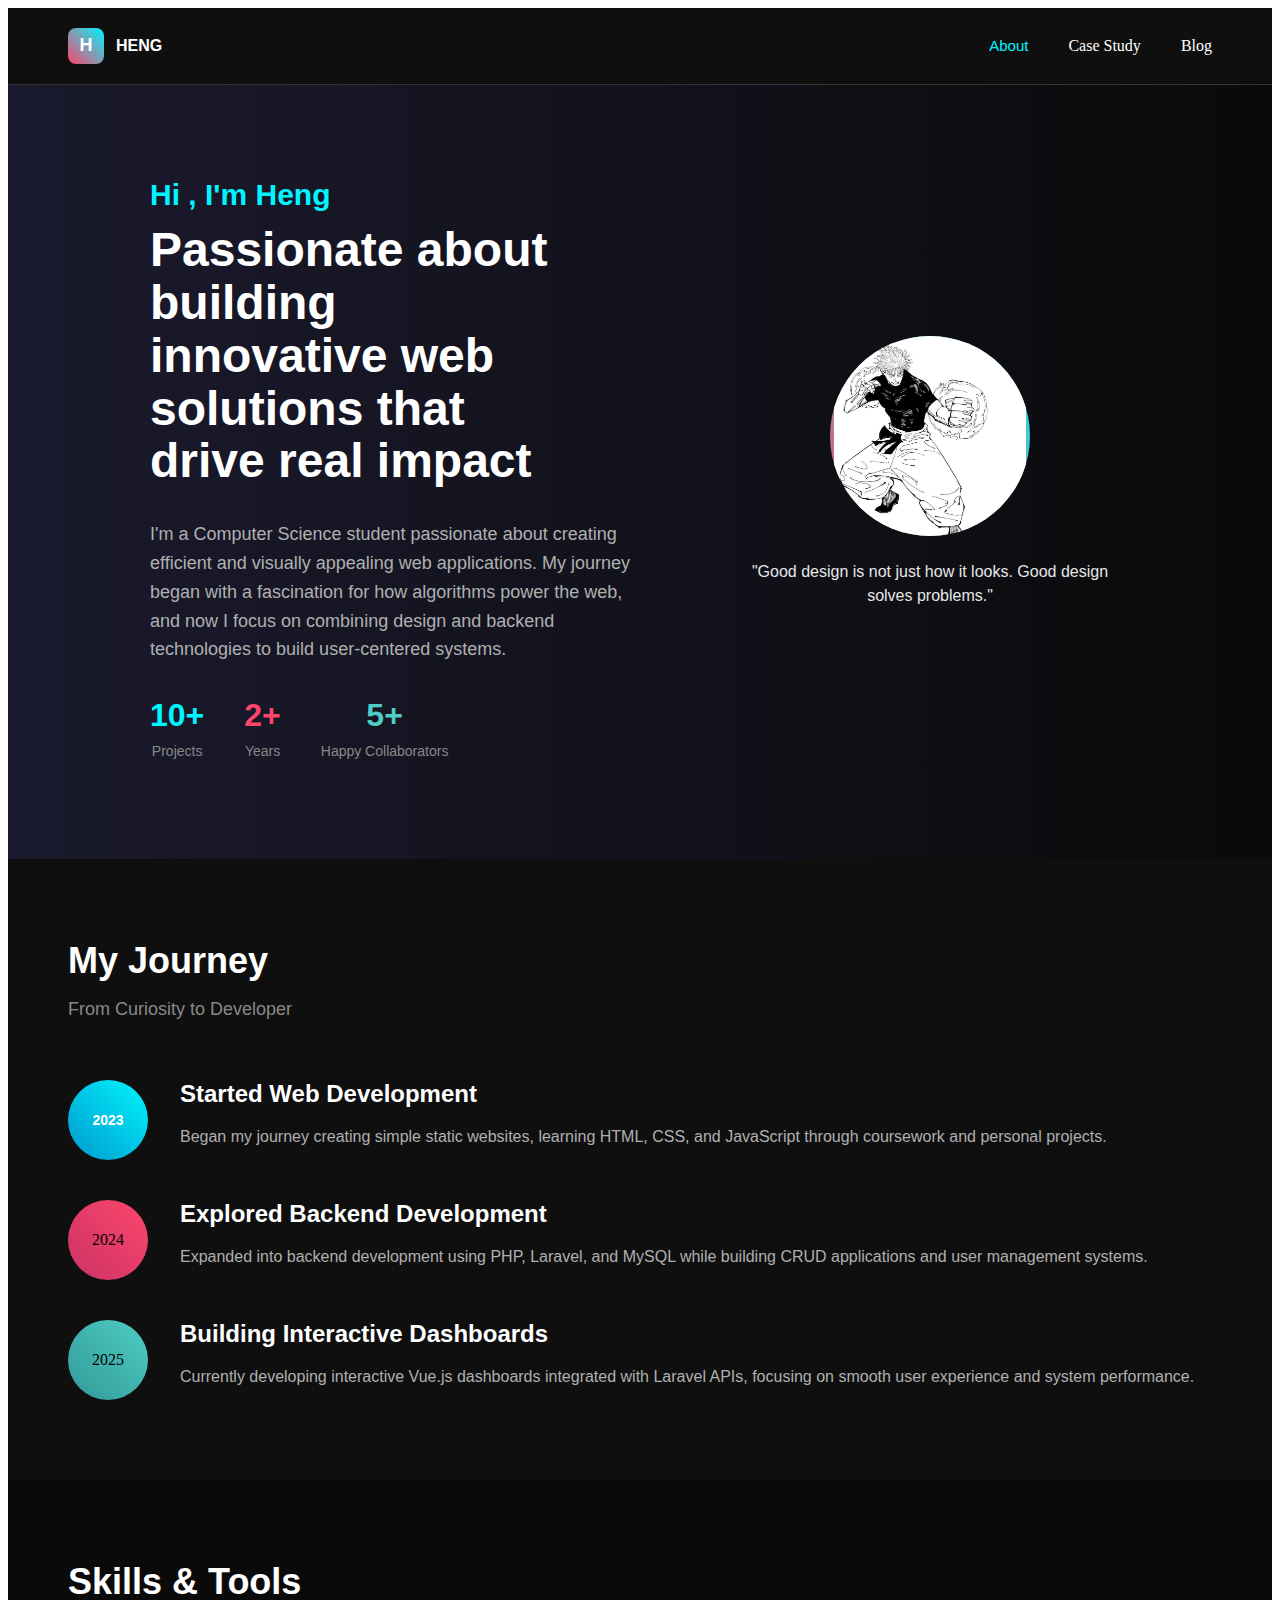
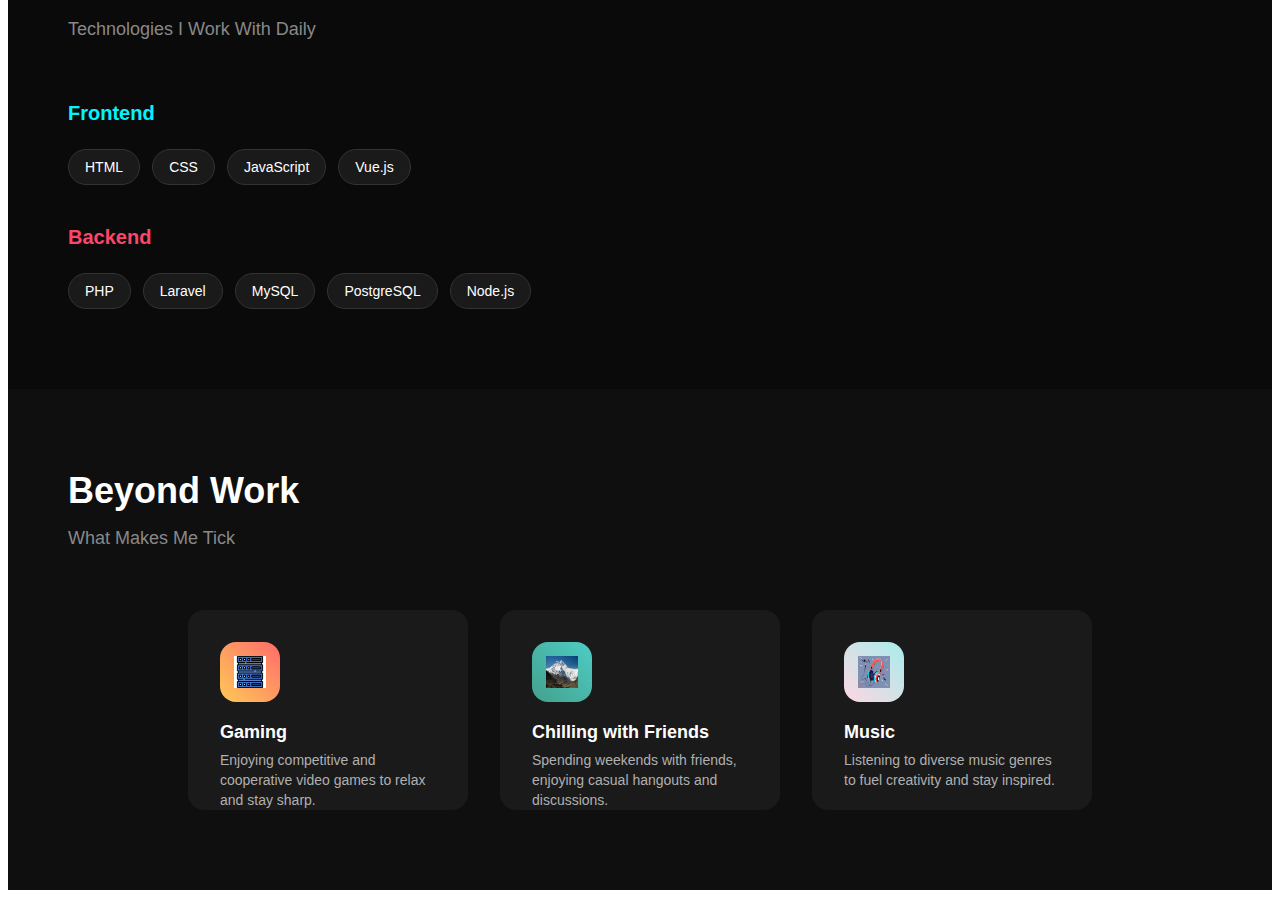
<file: index.html>
<!DOCTYPE html>
<html lang="en">
<head>
    <meta charset="UTF-8" />
    <meta name="viewport" content="width=device-width, initial-scale=1.0" />
    <title>Portfolio - Heng</title>
    <link rel="stylesheet" href="aboutpage.css" />
</head>
<body>
<div class="about-page">
    <div class="navigation">
        <div class="nav-bar">
            <div class="logo">
                <div class="logo-mark">
                    <div class="m">H</div>
                </div>
                <div class="maya-chen">HENG</div>
            </div>
            <div class="nav-menu">
                <div class="about">About</div>
                <div class="case-study"><a href="casestudypage.html">Case Study</a></div>
                <div class="blog-page"><a href="blogpage.html">Blog</a></div>
            </div>
        </div>
    </div>
    <div class="about-hero">
        <div class="hero-content">
            <div class="text-content">
                <div class="header">
                    <div class="about-me">Hi , I'm Heng</div>
                    <div class="passionate-about-creating-digital-experiences-that-matter">
                        Passionate about building
                        <br />
                        innovative web solutions that
                        <br />
                        drive real impact
                    </div>
                </div>
                <div class="[base64]">
                    I'm a Computer Science student passionate about creating efficient and visually appealing web applications. My journey began with a fascination for how algorithms power the web, and now I focus on combining design and backend technologies to build user-centered systems.
                </div>
                <div class="quick-stats">
                    <div class="stat">
                        <div class="_50">10+</div>
                        <div class="projects">Projects</div>
                    </div>
                    <div class="stat">
                        <div class="_5">2+</div>
                        <div class="years">Years</div>
                    </div>
                    <div class="stat">
                        <div class="_20">5+</div>
                        <div class="happy-clients">Happy Collaborators</div>
                    </div>
                </div>
            </div>
            <div class="profile-section">
                <div class="profile-image">
                    <div class="inner-image">
                        <img
                                class="user"
                                src="images/pf.jpeg"
                                alt="Profile Image"
                        />
                    </div>
                </div>
                <div class="design-is-not-just-what-it-looks-like-design-is-how-it-works">
                    "Good design is not just how it looks. Good design solves problems."
                </div>
            </div>
        </div>
    </div>
    <div class="journey-section">
        <div class="section-header">
            <div class="my-journey">My Journey</div>
            <div class="from-curiosity-to-expertise">From Curiosity to Developer</div>
        </div>
        <div class="timeline">
            <div class="timeline-item">
                <div class="year-badge">
                    <div class="_2023">2023</div>
                </div>
                <div class="timeline-content">
                    <div class="started-as-ui-designer">Started Web Development</div>
                    <div class="began-my-career-at-a-startup-learning-the-fundamentals-of-user-centered-design-and-working-closely-with-developers-to-bring-ideas-to-life">
                        Began my journey creating simple static websites, learning HTML, CSS, and JavaScript through coursework and personal projects.
                    </div>
                </div>
            </div>
            <div class="timeline-item">
                <div class="year-badge2">
                    <div class="_2024">2024</div>
                </div>
                <div class="timeline-content">
                    <div class="became-full-stack-designer">Explored Backend Development</div>
                    <div class="expanded-into-frontend-development-learning-react-and-modern-web-technologies-to-better-collaborate-with-engineering-teams">
                        Expanded into backend development using PHP, Laravel, and MySQL while building CRUD applications and user management systems.
                    </div>
                </div>
            </div>
            <div class="timeline-item">
                <div class="year-badge3">
                    <div class="_2025">2025</div>
                </div>
                <div class="timeline-content">
                    <div class="senior-product-designer">Building Interactive Dashboards</div>
                    <div class="leading-design-systems-and-mentoring-junior-designers-while-working-on-complex-b-2-b-saa-s-products-used-by-thousands-of-users">
                        Currently developing interactive Vue.js dashboards integrated with Laravel APIs, focusing on smooth user experience and system performance.
                    </div>
                </div>
            </div>
        </div>
    </div>
    <div class="skills-tools">
        <div class="section-header">
            <div class="skills-tools2">Skills &amp; Tools</div>
            <div class="technologies-i-work-with-daily">
                Technologies I Work With Daily
            </div>
        </div>
        <div class="skills-grid">
            <div class="design-tools">
                <div class="design">Frontend</div>
                <div class="tool-tags">
                    <div class="tool"><div class="figma">HTML</div></div>
                    <div class="tool"><div class="adobe-xd">CSS</div></div>
                    <div class="tool"><div class="sketch">JavaScript</div></div>
                    <div class="tool"><div class="principle">Vue.js</div></div>
                </div>
            </div>
            <div class="development-tools">
                <div class="development">Backend</div>
                <div class="tool-tags">
                    <div class="tool"><div class="react">PHP</div></div>
                    <div class="tool"><div class="next-js">Laravel</div></div>
                    <div class="tool"><div class="type-script">MySQL</div></div>
                    <div class="tool"><div class="tailwind">PostgreSQL</div></div>
                    <div class="tool"><div class="framer-motion">Node.js</div></div>
                </div>
            </div>
        </div>
    </div>
    <div class="personal-touch">
        <div class="section-header">
            <div class="beyond-work">Beyond Work</div>
            <div class="what-makes-me-tick">What Makes Me Tick</div>
        </div>
        <div class="interests-grid">
            <div class="interest-card">
                <div class="interest-icon">
                    <img
                            class="camera"
                            src="images/servericon.png"
                            alt="Gaming Icon"
                    />
                </div>
                <div class="interest-info">
                    <div class="photography">Gaming</div>
                    <div class="capturing-moments-and-exploring-composition-in-the-real-world">
                        Enjoying competitive and cooperative video games to relax and stay sharp.
                    </div>
                </div>
            </div>
            <div class="interest-card">
                <div class="interest-icon2">
                    <img
                            class="mountain"
                            src="images/mountain.jpeg"
                            alt="Mountain Icon"
                    />
                </div>
                <div class="interest-info">
                    <div class="hiking">Chilling with Friends</div>
                    <div class="finding-inspiration-in-nature-and-clearing-my-mind-for-creative-work">
                        Spending weekends with friends, enjoying casual hangouts and discussions.
                    </div>
                </div>
            </div>
            <div class="interest-card">
                <div class="interest-icon3">
                    <img
                            class="coffee"
                            src="images/music.jpeg"
                            alt="Music Icon"
                    />
                </div>
                <div class="interest-info">
                    <div class="coffee2">Music</div>
                    <div class="fueling-late-night-design-sessions-and-morning-brainstorming">
                        Listening to diverse music genres to fuel creativity and stay inspired.
                    </div>
                </div>
            </div>
        </div>
    </div>
</div>
</body>
</html>
</file>
<file: aboutpage.css>
.about-page,
.about-page * {
    box-sizing: border-box;
}
a {
    color: white;
    text-decoration: none;
}

.body
{
    font-family: 'Inter', -apple-system, BlinkMacSystemFont, 'Segoe UI', Roboto, sans-serif;
    background: #0a0a0a;
    color: black;
    line-height: 1.6;
}
.about-page {
    background: #0a0a0a;
    display: flex;
    flex-direction: column;
    gap: 0px;
    align-items: flex-start;
    justify-content: flex-start;
    position: relative;
}
.navigation {
    background: #0f0f0f;
    border-style: solid;
    border-color: #333333;
    border-width: 0px 0px 1px 0px;
    padding: 20px 60px 20px 60px;
    display: flex;
    flex-direction: column;
    gap: 0px;
    align-items: flex-start;
    justify-content: flex-start;
    align-self: stretch;
    flex-shrink: 0;
    position: relative;
}
.nav-bar {
    display: flex;
    flex-direction: row;
    align-items: center;
    justify-content: space-between;
    align-self: stretch;
    flex-shrink: 0;
    position: relative;
}
.logo {
    display: flex;
    flex-direction: row;
    gap: 12px;
    align-items: center;
    justify-content: flex-start;
    flex-shrink: 0;
    position: relative;
}
.logo-mark {
    background: linear-gradient(
            225deg,
            rgba(0, 245, 255, 1) 0%,
            rgba(252, 70, 107, 1) 100%
    );
    border-radius: 8px;
    display: flex;
    flex-direction: column;
    gap: 0px;
    align-items: center;
    justify-content: center;
    flex-shrink: 0;
    width: 36px;
    height: 36px;
    position: relative;
}
.m {
    color: #ffffff;
    text-align: left;
    font-family: "Inter-Bold", sans-serif;
    font-size: 18px;
    line-height: 21.6px;
    font-weight: 700;
    position: relative;
}
.maya-chen {
    color: #ffffff;
    text-align: left;
    font-family: "Inter-SemiBold", sans-serif;
    font-size: 16px;
    line-height: 19.2px;
    font-weight: 600;
    position: relative;
}
.nav-menu {
    display: flex;
    flex-direction: row;
    gap: 40px;
    align-items: center;
    justify-content: flex-start;
    flex-shrink: 0;
    position: relative;
}
.home {
    color: #ffffff;
    text-align: left;
    font-family: "Inter-Medium", sans-serif;
    font-size: 15px;
    line-height: 18px;
    font-weight: 500;
    opacity: 0.8;
    position: relative;
}
.about {
    color: #00f5ff;
    text-align: left;
    font-family: "Inter-Medium", sans-serif;
    font-size: 15px;
    line-height: 18px;
    font-weight: 500;
    position: relative;
}
.work {
    color: #ffffff;
    text-align: left;
    font-family: "Inter-Medium", sans-serif;
    font-size: 15px;
    line-height: 18px;
    font-weight: 500;
    opacity: 0.8;
    position: relative;
}
.contact {
    color: #ffffff;
    text-align: left;
    font-family: "Inter-Medium", sans-serif;
    font-size: 15px;
    line-height: 18px;
    font-weight: 500;
    opacity: 0.8;
    position: relative;
}
.about-hero {
    background: linear-gradient(
            270deg,
            rgba(10, 10, 10, 1) 0%,
            rgba(26, 26, 46, 1) 100%
    );
    padding: 100px 60px 100px 60px;
    display: flex;
    flex-direction: column;
    gap: 60px;
    align-items: flex-start;
    justify-content: flex-start;
    align-self: stretch;
    flex-shrink: 0;
    position: relative;
}
.hero-content {
    display: flex;
    flex-direction: row;
    gap: 80px;
    align-items: center;
    justify-content: center;
    align-self: stretch;
    flex-shrink: 0;
    position: relative;
}
.text-content {
    display: flex;
    flex-direction: column;
    gap: 32px;
    align-items: flex-start;
    justify-content: flex-start;
    flex-shrink: 0;
    width: 500px;
    position: relative;
}
.header {
    display: flex;
    flex-direction: column;
    gap: 20px;
    align-items: flex-start;
    justify-content: flex-start;
    align-self: stretch;
    flex-shrink: 0;
    position: relative;
}
.about-me {
    color: #00f5ff;
    text-align: left;
    font-family: "Inter-SemiBold", sans-serif;
    font-size: 30px;
    line-height: 19.2px;
    font-weight: 600;
    position: relative;
    align-self: stretch;
}
.passionate-about-creating-digital-experiences-that-matter {
    color: #ffffff;
    text-align: left;
    font-family: "Inter-ExtraBold", sans-serif;
    font-size: 48px;
    line-height: 52.8px;
    font-weight: 800;
    position: relative;
    align-self: stretch;
}
.[base64] {
    color: #b0b0b0;
    text-align: left;
    font-family: "Inter-Regular", sans-serif;
    font-size: 18px;
    line-height: 28.8px;
    font-weight: 400;
    position: relative;
    align-self: stretch;
}
.quick-stats {
    display: flex;
    flex-direction: row;
    gap: 40px;
    align-items: center;
    justify-content: flex-start;
    align-self: stretch;
    flex-shrink: 0;
    position: relative;
}
.stat {
    display: flex;
    flex-direction: column;
    gap: 8px;
    align-items: center;
    justify-content: flex-start;
    flex-shrink: 0;
    position: relative;
}
._50 {
    color: #00f5ff;
    text-align: left;
    font-family: "Inter-ExtraBold", sans-serif;
    font-size: 32px;
    line-height: 38.4px;
    font-weight: 800;
    position: relative;
}
.projects {
    color: #888888;
    text-align: left;
    font-family: "Inter-Medium", sans-serif;
    font-size: 14px;
    line-height: 16.8px;
    font-weight: 500;
    position: relative;
}
._5 {
    color: #fc466b;
    text-align: left;
    font-family: "Inter-ExtraBold", sans-serif;
    font-size: 32px;
    line-height: 38.4px;
    font-weight: 800;
    position: relative;
}
.years {
    color: #888888;
    text-align: left;
    font-family: "Inter-Medium", sans-serif;
    font-size: 14px;
    line-height: 16.8px;
    font-weight: 500;
    position: relative;
}
._20 {
    color: #4ecdc4;
    text-align: left;
    font-family: "Inter-ExtraBold", sans-serif;
    font-size: 32px;
    line-height: 38.4px;
    font-weight: 800;
    position: relative;
}
.happy-clients {
    color: #888888;
    text-align: left;
    font-family: "Inter-Medium", sans-serif;
    font-size: 14px;
    line-height: 16.8px;
    font-weight: 500;
    position: relative;
}
.profile-section {
    display: flex;
    flex-direction: column;
    gap: 24px;
    align-items: center;
    justify-content: flex-start;
    flex-shrink: 0;
    width: 400px;
    position: relative;
}
.profile-image {
    background: linear-gradient(
            225deg,
            rgba(0, 245, 255, 1) 0%,
            rgba(252, 70, 107, 1) 100%
    );
    border-radius: 140px;
    padding: 4px;
    display: flex;
    flex-direction: column;
    gap: 0px;
    align-items: center;
    justify-content: center;
    flex-shrink: 0;
    width: 280px;
    height: 280px;
    position: relative;
}
.inner-image {
    background: #333333;
    border-radius: 136px;
    display: flex;
    flex-direction: column;
    gap: 0px;
    align-items: center;
    justify-content: center;
    flex-shrink: 0;
    width: 272px;
    height: 272px;
    position: relative;
}
.user {
    flex-shrink: 0;
    width: 120px;
    height: 120px;
    position: relative;
    overflow: visible;
}
.design-is-not-just-what-it-looks-like-design-is-how-it-works {
    color: #ffffff;
    text-align: center;
    font-family: "Inter-Regular", sans-serif;
    font-size: 16px;
    line-height: 24px;
    font-weight: 400;
    opacity: 0.9;
    position: relative;
    align-self: stretch;
}
.journey-section {
    background: #0f0f0f;
    padding: 80px 60px 80px 60px;
    display: flex;
    flex-direction: column;
    gap: 60px;
    align-items: flex-start;
    justify-content: flex-start;
    align-self: stretch;
    flex-shrink: 0;
    position: relative;
}
.section-header {
    display: flex;
    flex-direction: column;
    gap: 16px;
    align-items: center;
    justify-content: flex-start;
    align-self: stretch;
    flex-shrink: 0;
    position: relative;
}
.my-journey {
    color: #ffffff;
    text-align: left;
    font-family: "Inter-Bold", sans-serif;
    font-size: 36px;
    line-height: 43.2px;
    font-weight: 700;
    position: relative;
    align-self: stretch;
}
.from-curiosity-to-expertise {
    color: #888888;
    text-align: left;
    font-family: "Inter-Regular", sans-serif;
    font-size: 18px;
    line-height: 21.6px;
    font-weight: 400;
    position: relative;
    align-self: stretch;
}
.timeline {
    display: flex;
    flex-direction: column;
    gap: 40px;
    align-items: flex-start;
    justify-content: flex-start;
    align-self: stretch;
    flex-shrink: 0;
    position: relative;
}
.timeline-item {
    display: flex;
    flex-direction: row;
    gap: 32px;
    align-items: flex-start;
    justify-content: flex-start;
    align-self: stretch;
    flex-shrink: 0;
    position: relative;
}
.year-badge {
    background: linear-gradient(
            225deg,
            rgba(0, 245, 255, 1) 0%,
            rgba(0, 153, 204, 1) 100%
    );
    border-radius: 40px;
    display: flex;
    flex-direction: column;
    gap: 0px;
    align-items: center;
    justify-content: center;
    flex-shrink: 0;
    width: 80px;
    height: 80px;
    position: relative;
}
._2019 {
    color: #ffffff;
    text-align: left;
    font-family: "Inter-Bold", sans-serif;
    font-size: 14px;
    line-height: 16.8px;
    font-weight: 700;
    position: relative;
}
.timeline-content {
    display: flex;
    flex-direction: column;
    gap: 16px;
    align-items: flex-start;
    justify-content: flex-start;
    flex: 1;
    position: relative;
}
.started-as-ui-designer {
    color: #ffffff;
    text-align: left;
    font-family: "Inter-Bold", sans-serif;
    font-size: 24px;
    line-height: 28.8px;
    font-weight: 700;
    position: relative;
    align-self: stretch;
}
.began-my-career-at-a-startup-learning-the-fundamentals-of-user-centered-design-and-working-closely-with-developers-to-bring-ideas-to-life {
    color: #b0b0b0;
    text-align: left;
    font-family: "Inter-Regular", sans-serif;
    font-size: 16px;
    line-height: 24px;
    font-weight: 400;
    position: relative;
    align-self: stretch;
}
.year-badge2 {
    background: linear-gradient(
            225deg,
            rgba(252, 70, 107, 1) 0%,
            rgba(204, 51, 102, 1) 100%
    );
    border-radius: 40px;
    display: flex;
    flex-direction: column;
    gap: 0px;
    align-items: center;
    justify-content: center;
    flex-shrink: 0;
    width: 80px;
    height: 80px;
    position: relative;
}
._2021 {
    color: #ffffff;
    text-align: left;
    font-family: "Inter-Bold", sans-serif;
    font-size: 14px;
    line-height: 16.8px;
    font-weight: 700;
    position: relative;
}
.became-full-stack-designer {
    color: #ffffff;
    text-align: left;
    font-family: "Inter-Bold", sans-serif;
    font-size: 24px;
    line-height: 28.8px;
    font-weight: 700;
    position: relative;
    align-self: stretch;
}
.expanded-into-frontend-development-learning-react-and-modern-web-technologies-to-better-collaborate-with-engineering-teams {
    color: #b0b0b0;
    text-align: left;
    font-family: "Inter-Regular", sans-serif;
    font-size: 16px;
    line-height: 24px;
    font-weight: 400;
    position: relative;
    align-self: stretch;
}
.year-badge3 {
    background: linear-gradient(
            225deg,
            rgba(78, 205, 196, 1) 0%,
            rgba(51, 153, 153, 1) 100%
    );
    border-radius: 40px;
    display: flex;
    flex-direction: column;
    gap: 0px;
    align-items: center;
    justify-content: center;
    flex-shrink: 0;
    width: 80px;
    height: 80px;
    position: relative;
}
._2023 {
    color: #ffffff;
    text-align: left;
    font-family: "Inter-Bold", sans-serif;
    font-size: 14px;
    line-height: 16.8px;
    font-weight: 700;
    position: relative;
}
.senior-product-designer {
    color: #ffffff;
    text-align: left;
    font-family: "Inter-Bold", sans-serif;
    font-size: 24px;
    line-height: 28.8px;
    font-weight: 700;
    position: relative;
    align-self: stretch;
}
.leading-design-systems-and-mentoring-junior-designers-while-working-on-complex-b-2-b-saa-s-products-used-by-thousands-of-users {
    color: #b0b0b0;
    text-align: left;
    font-family: "Inter-Regular", sans-serif;
    font-size: 16px;
    line-height: 24px;
    font-weight: 400;
    position: relative;
    align-self: stretch;
}
.skills-tools {
    background: #0a0a0a;
    padding: 80px 60px 80px 60px;
    display: flex;
    flex-direction: column;
    gap: 60px;
    align-items: flex-start;
    justify-content: flex-start;
    align-self: stretch;
    flex-shrink: 0;
    position: relative;
}
.skills-tools2 {
    color: #ffffff;
    text-align: left;
    font-family: "Inter-Bold", sans-serif;
    font-size: 36px;
    line-height: 43.2px;
    font-weight: 700;
    position: relative;
    align-self: stretch;
}
.technologies-i-work-with-daily {
    color: #888888;
    text-align: left;
    font-family: "Inter-Regular", sans-serif;
    font-size: 18px;
    line-height: 21.6px;
    font-weight: 400;
    position: relative;
    align-self: stretch;
}
.skills-grid {
    display: flex;
    flex-direction: column;
    gap: 40px;
    align-items: flex-start;
    justify-content: flex-start;
    align-self: stretch;
    flex-shrink: 0;
    position: relative;
}
.design-tools {
    display: flex;
    flex-direction: column;
    gap: 24px;
    align-items: flex-start;
    justify-content: flex-start;
    align-self: stretch;
    flex-shrink: 0;
    position: relative;
}
.design {
    color: #00f5ff;
    text-align: left;
    font-family: "Inter-SemiBold", sans-serif;
    font-size: 20px;
    line-height: 24px;
    font-weight: 600;
    position: relative;
    align-self: stretch;
}
.tool-tags {
    display: flex;
    flex-direction: row;
    gap: 12px;
    align-items: center;
    justify-content: flex-start;
    flex-wrap: wrap;
    align-content: center;
    align-self: stretch;
    flex-shrink: 0;
    position: relative;
}
.tool {
    background: #1a1a1a;
    border-radius: 18px;
    border-style: solid;
    border-color: #333333;
    border-width: 1px;
    padding: 0px 16px 0px 16px;
    display: flex;
    flex-direction: column;
    gap: 0px;
    align-items: center;
    justify-content: center;
    flex-shrink: 0;
    height: 36px;
    position: relative;
}
.figma {
    color: #ffffff;
    text-align: left;
    font-family: "Inter-Medium", sans-serif;
    font-size: 14px;
    line-height: 16.8px;
    font-weight: 500;
    position: relative;
}
.adobe-xd {
    color: #ffffff;
    text-align: left;
    font-family: "Inter-Medium", sans-serif;
    font-size: 14px;
    line-height: 16.8px;
    font-weight: 500;
    position: relative;
}
.sketch {
    color: #ffffff;
    text-align: left;
    font-family: "Inter-Medium", sans-serif;
    font-size: 14px;
    line-height: 16.8px;
    font-weight: 500;
    position: relative;
}
.principle {
    color: #ffffff;
    text-align: left;
    font-family: "Inter-Medium", sans-serif;
    font-size: 14px;
    line-height: 16.8px;
    font-weight: 500;
    position: relative;
}
.development-tools {
    display: flex;
    flex-direction: column;
    gap: 24px;
    align-items: flex-start;
    justify-content: flex-start;
    align-self: stretch;
    flex-shrink: 0;
    position: relative;
}
.development {
    color: #fc466b;
    text-align: left;
    font-family: "Inter-SemiBold", sans-serif;
    font-size: 20px;
    line-height: 24px;
    font-weight: 600;
    position: relative;
    align-self: stretch;
}
.react {
    color: #ffffff;
    text-align: left;
    font-family: "Inter-Medium", sans-serif;
    font-size: 14px;
    line-height: 16.8px;
    font-weight: 500;
    position: relative;
}
.next-js {
    color: #ffffff;
    text-align: left;
    font-family: "Inter-Medium", sans-serif;
    font-size: 14px;
    line-height: 16.8px;
    font-weight: 500;
    position: relative;
}
.type-script {
    color: #ffffff;
    text-align: left;
    font-family: "Inter-Medium", sans-serif;
    font-size: 14px;
    line-height: 16.8px;
    font-weight: 500;
    position: relative;
}
.tailwind {
    color: #ffffff;
    text-align: left;
    font-family: "Inter-Medium", sans-serif;
    font-size: 14px;
    line-height: 16.8px;
    font-weight: 500;
    position: relative;
}
.framer-motion {
    color: #ffffff;
    text-align: left;
    font-family: "Inter-Medium", sans-serif;
    font-size: 14px;
    line-height: 16.8px;
    font-weight: 500;
    position: relative;
}
.personal-touch {
    background: #0f0f0f;
    padding: 80px 60px 80px 60px;
    display: flex;
    flex-direction: column;
    gap: 60px;
    align-items: flex-start;
    justify-content: flex-start;
    align-self: stretch;
    flex-shrink: 0;
    position: relative;
}
.beyond-work {
    color: #ffffff;
    text-align: left;
    font-family: "Inter-Bold", sans-serif;
    font-size: 36px;
    line-height: 43.2px;
    font-weight: 700;
    position: relative;
    align-self: stretch;
}
.what-makes-me-tick {
    color: #888888;
    text-align: left;
    font-family: "Inter-Regular", sans-serif;
    font-size: 18px;
    line-height: 21.6px;
    font-weight: 400;
    position: relative;
    align-self: stretch;
}
.interests-grid {
    display: flex;
    flex-direction: row;
    gap: 32px;
    align-items: flex-start;
    justify-content: center;
    align-self: stretch;
    flex-shrink: 0;
    position: relative;
}
.interest-card {
    background: #1a1a1a;
    border-radius: 16px;
    padding: 32px;
    display: flex;
    flex-direction: column;
    gap: 20px;
    align-items: flex-start;
    justify-content: flex-start;
    flex-shrink: 0;
    width: 280px;
    height: 200px;
    position: relative;
}
.interest-icon {
    background: linear-gradient(
            225deg,
            rgba(255, 107, 107, 1) 0%,
            rgba(254, 202, 87, 1) 100%
    );
    border-radius: 16px;
    display: flex;
    flex-direction: column;
    gap: 0px;
    align-items: center;
    justify-content: center;
    flex-shrink: 0;
    width: 60px;
    height: 60px;
    position: relative;
}
.camera {
    flex-shrink: 0;
    width: 32px;
    height: 32px;
    position: relative;
    overflow: visible;
}
.interest-info {
    display: flex;
    flex-direction: column;
    gap: 8px;
    align-items: flex-start;
    justify-content: flex-start;
    align-self: stretch;
    flex-shrink: 0;
    position: relative;
}
.photography {
    color: #ffffff;
    text-align: left;
    font-family: "Inter-Bold", sans-serif;
    font-size: 18px;
    line-height: 21.6px;
    font-weight: 700;
    position: relative;
    align-self: stretch;
}
.capturing-moments-and-exploring-composition-in-the-real-world {
    color: #b0b0b0;
    text-align: left;
    font-family: "Inter-Regular", sans-serif;
    font-size: 14px;
    line-height: 19.6px;
    font-weight: 400;
    position: relative;
    align-self: stretch;
}
.interest-icon2 {
    background: linear-gradient(
            225deg,
            rgba(78, 205, 196, 1) 0%,
            rgba(68, 160, 141, 1) 100%
    );
    border-radius: 16px;
    display: flex;
    flex-direction: column;
    gap: 0px;
    align-items: center;
    justify-content: center;
    flex-shrink: 0;
    width: 60px;
    height: 60px;
    position: relative;
}
.mountain {
    flex-shrink: 0;
    width: 32px;
    height: 32px;
    position: relative;
    overflow: visible;
}
.hiking {
    color: #ffffff;
    text-align: left;
    font-family: "Inter-Bold", sans-serif;
    font-size: 18px;
    line-height: 21.6px;
    font-weight: 700;
    position: relative;
    align-self: stretch;
}
.finding-inspiration-in-nature-and-clearing-my-mind-for-creative-work {
    color: #b0b0b0;
    text-align: left;
    font-family: "Inter-Regular", sans-serif;
    font-size: 14px;
    line-height: 19.6px;
    font-weight: 400;
    position: relative;
    align-self: stretch;
}
.interest-icon3 {
    background: linear-gradient(
            225deg,
            rgba(168, 237, 234, 1) 0%,
            rgba(254, 214, 227, 1) 100%
    );
    border-radius: 16px;
    display: flex;
    flex-direction: column;
    gap: 0px;
    align-items: center;
    justify-content: center;
    flex-shrink: 0;
    width: 60px;
    height: 60px;
    position: relative;
}
.coffee {
    flex-shrink: 0;
    width: 32px;
    height: 32px;
    position: relative;
    overflow: visible;
}
.coffee2 {
    color: #ffffff;
    text-align: left;
    font-family: "Inter-Bold", sans-serif;
    font-size: 18px;
    line-height: 21.6px;
    font-weight: 700;
    position: relative;
    align-self: stretch;
}
.fueling-late-night-design-sessions-and-morning-brainstorming {
    color: #b0b0b0;
    text-align: left;
    font-family: "Inter-Regular", sans-serif;
    font-size: 14px;
    line-height: 19.6px;
    font-weight: 400;
    position: relative;
    align-self: stretch;
}
.cta-section {
    background: linear-gradient(
            225deg,
            rgba(0, 245, 255, 1) 0%,
            rgba(252, 70, 107, 1) 100%
    );
    padding: 80px 60px 80px 60px;
    display: flex;
    flex-direction: column;
    gap: 32px;
    align-items: flex-start;
    justify-content: flex-start;
    align-self: stretch;
    flex-shrink: 0;
    position: relative;
}
.cta-content {
    display: flex;
    flex-direction: column;
    gap: 24px;
    align-items: center;
    justify-content: flex-start;
    align-self: stretch;
    flex-shrink: 0;
    position: relative;
}
.let-s-create-something-amazing {
    color: #ffffff;
    text-align: left;
    font-family: "Inter-ExtraBold", sans-serif;
    font-size: 40px;
    line-height: 44px;
    font-weight: 800;
    position: relative;
    align-self: stretch;
}
.ready-to-turn-your-ideas-into-beautiful-functional-digital-experiences {
    color: #ffffff;
    text-align: left;
    font-family: "Inter-Regular", sans-serif;
    font-size: 18px;
    line-height: 21.6px;
    font-weight: 400;
    opacity: 0.9;
    position: relative;
    align-self: stretch;
}
.cta-buttons {
    display: flex;
    flex-direction: row;
    gap: 20px;
    align-items: center;
    justify-content: flex-start;
    flex-shrink: 0;
    position: relative;
}
.primary-cta {
    background: #ffffff;
    border-radius: 28px;
    display: flex;
    flex-direction: row;
    gap: 0px;
    align-items: center;
    justify-content: center;
    flex-shrink: 0;
    width: 180px;
    height: 56px;
    position: relative;
}
.start-a-project {
    color: #00f5ff;
    text-align: left;
    font-family: "Inter-SemiBold", sans-serif;
    font-size: 16px;
    line-height: 19.2px;
    font-weight: 600;
    position: relative;
}
.secondary-cta {
    border-radius: 28px;
    border-style: solid;
    border-color: #ffffff;
    border-width: 2px;
    display: flex;
    flex-direction: row;
    gap: 0px;
    align-items: center;
    justify-content: center;
    flex-shrink: 0;
    width: 160px;
    height: 56px;
    position: relative;
}
.download-cv {
    color: #ffffff;
    text-align: left;
    font-family: "Inter-Medium", sans-serif;
    font-size: 16px;
    line-height: 19.2px;
    font-weight: 500;
    position: relative;
}
.download {
    flex-shrink: 0;
    width: 20px;
    height: 20px;
    position: relative;
    overflow: visible;
}
.profile-image {
    width: 200px;
    height: 200px;
    border-radius: 50%;
    overflow: hidden;
    display: flex;
    align-items: center;
    justify-content: center;
}

.inner-image {
    width: 100%;
    height: 100%;
}

.user {
    width: 100%;
    height: 100%;
    object-fit: cover;
}

a {
    color: white;
    text-decoration: none;
}
</file>
